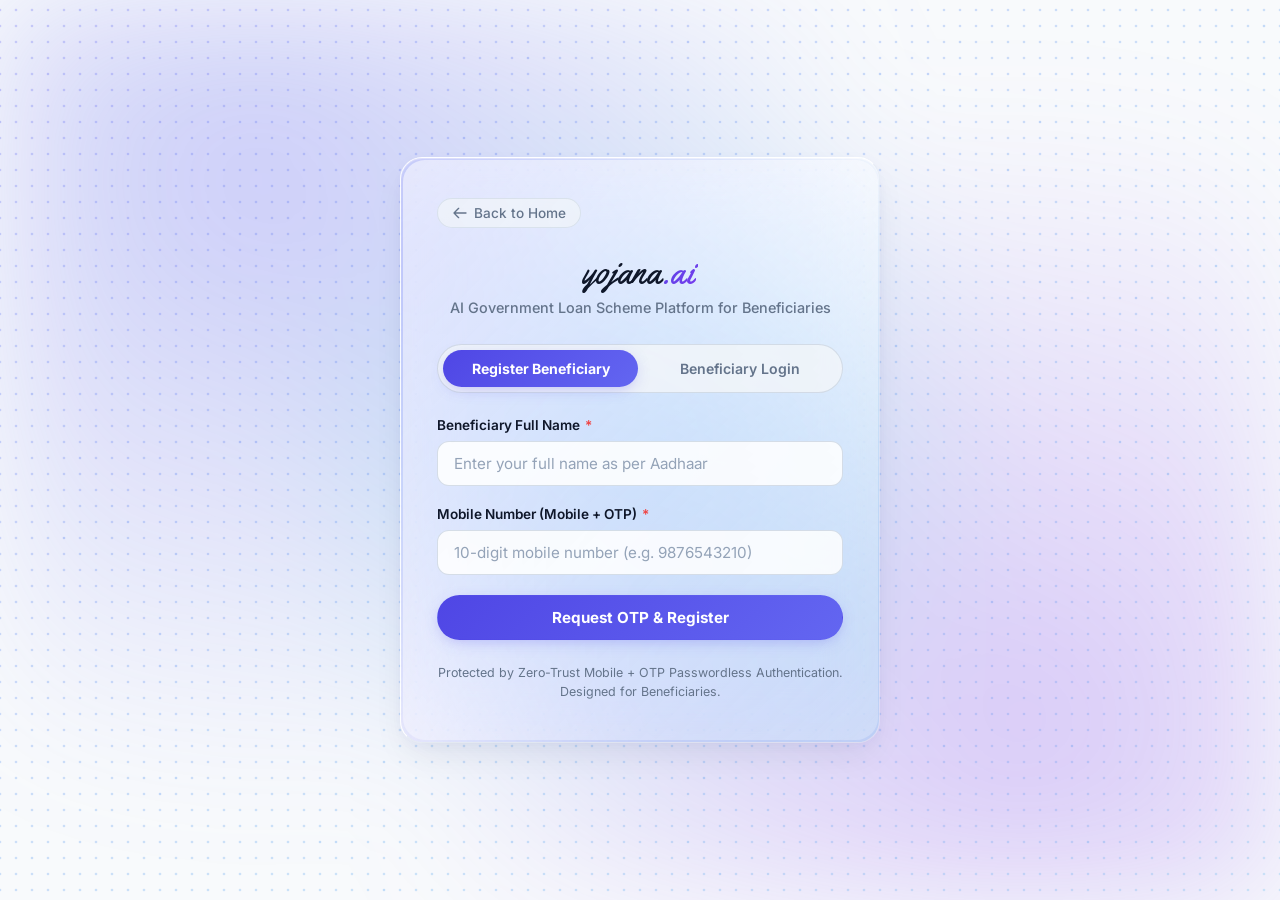
<file: frontend/auth.html>
<!DOCTYPE html>
<html lang="en">
<head>
  <meta charset="UTF-8">
  <meta name="viewport" content="width=device-width, initial-scale=1.0">
  <title>yojana.ai — Beneficiary Login & Registration</title>
  <meta name="description" content="AI-assisted government loan scheme recommendation platform for beneficiaries.">

  <!-- Google Fonts: Inter & Yellowtail -->
  <link rel="preconnect" href="https://fonts.googleapis.com" />
  <link rel="preconnect" href="https://fonts.gstatic.com" crossorigin />
  <link
    href="https://fonts.googleapis.com/css2?family=Inter:wght@400;500;600;700;800&family=Yellowtail&display=swap"
    rel="stylesheet"
  />

  <link rel="stylesheet" href="css/auth.css">
</head>
<body>
  <!-- Interactive Canvas DotField Background -->
  <div id="dot-field"></div>

  <div class="auth-container">
    <div class="auth-box fade-in">

      <!-- Back to Home Link -->
      <div style="margin-bottom: 24px;">
        <a href="index.html" class="back-link">
          <svg width="16" height="16" fill="none" stroke="currentColor" viewBox="0 0 24 24"><path stroke-linecap="round" stroke-linejoin="round" stroke-width="2" d="M10 19l-7-7m0 0l7-7m-7 7h18"></path></svg>
          Back to Home
        </a>
      </div>

      <div class="auth-header">
        <a href="index.html" class="brand">yojana<span>.ai</span></a>
        <p class="auth-subtitle">AI Government Loan Scheme Platform for Beneficiaries</p>
      </div>

      <!-- Auth Mode Switch Tabs -->
      <div class="auth-tabs">
        <button id="tab-register" class="auth-tab-btn active" onclick="switchAuthTab('register')">Register Beneficiary</button>
        <button id="tab-login" class="auth-tab-btn" onclick="switchAuthTab('login')">Beneficiary Login</button>
      </div>

      <div id="auth-error-alert" class="alert alert-danger" style="display: none;"></div>

      <!-- Step 1: Mobile & Name Input -->
      <div id="request-otp-step">
        <div id="group-beneficiary-name" class="form-group">
          <label class="form-label" for="auth-name">Beneficiary Full Name <span class="req">*</span></label>
          <input type="text" id="auth-name" class="form-control" placeholder="Enter your full name as per Aadhaar">
        </div>

        <div class="form-group">
          <label class="form-label" for="auth-mobile">Mobile Number (Mobile + OTP) <span class="req">*</span></label>
          <input type="tel" id="auth-mobile" class="form-control" placeholder="10-digit mobile number (e.g. 9876543210)" maxlength="10">
        </div>

        <button id="auth-submit-btn" class="btn btn-emerald btn-full" onclick="handleRequestOtp()">
          Request OTP & Register
        </button>
      </div>

      <!-- Step 2: OTP Verification -->
      <div id="otp-step-container" style="display: none;">
        <div class="form-group">
          <label class="form-label" for="auth-otp">Enter 6-Digit OTP <span class="req">*</span></label>
          <input type="text" id="auth-otp" class="form-control" placeholder="Enter 6-digit OTP" maxlength="6" style="letter-spacing: 0.3em; font-size: 1.2rem; text-align: center; font-weight: 700;">
        </div>

        <!-- Dev Mode OTP Display Helper -->
        <div id="dev-otp-display" class="dev-otp-box" style="display: none;">
          <span>Dev Mode OTP Code:</span>
          <span id="dev-otp-code" class="dev-otp-code">------</span>
        </div>

        <div id="resend-timer-text" class="otp-countdown"></div>

        <div style="margin-top: 20px; display: flex; flex-direction: column; gap: 10px;">
          <button id="verify-otp-btn" class="btn btn-emerald btn-full" onclick="handleVerifyAndSubmit()">
            Verify OTP & Proceed
          </button>
          <button id="resend-otp-btn" class="btn btn-outline btn-full btn-sm" onclick="handleRequestOtp()">
            Resend OTP
          </button>
        </div>
      </div>

      <div class="auth-footer-note">
        Protected by Zero-Trust Mobile + OTP Passwordless Authentication.<br>
        Designed for Beneficiaries.
      </div>
    </div>
  </div>

  <script src="js/api.js"></script>
  <script src="js/auth.js"></script>
  <script src="js/landing.js" defer></script>
</body>
</html>
</file>
<file: frontend/css/auth.css>
/* ==========================================================================
   Yojana.ai — Auth (Login & Register) Modern Frosted Glass SaaS Theme
   ========================================================================== */
@import url('https://fonts.googleapis.com/css2?family=Inter:wght@400;500;600;700;800&family=Yellowtail&display=swap');

:root {
  --bg-main: #F8FAFC;
  --primary-indigo: #6366F1;
  --primary-indigo-dark: #4F46E5;
  --primary-violet: #7C3AED;
  --text-on-light: #0F172A;
  --text-on-light-body: #334155;
  --text-muted-light: #64748B;
  --radius-card-lg: 22px;
  --radius-pill: 999px;
  --font-logo: 'Yellowtail', cursive;
  --font-sans: 'Inter', -apple-system, BlinkMacSystemFont, sans-serif;
  --ease: cubic-bezier(.22, .61, .36, 1);
}

/* Base Body & Layout */
body {
  font-family: var(--font-sans);
  color: var(--text-on-light-body);
  background: var(--bg-main);
  min-height: 100vh;
  margin: 0;
  overflow-x: hidden;
  -webkit-font-smoothing: antialiased;
}

/* Interactive Canvas DotField Background */
#dot-field {
  position: fixed;
  inset: 0;
  width: 100%;
  height: 100vh;
  z-index: -2;
  pointer-events: none;
  background: var(--bg-main);
}

#dot-field canvas {
  display: block;
  width: 100%;
  height: 100%;
  pointer-events: none;
}

.auth-container {
  min-height: 100vh;
  display: flex;
  align-items: center;
  justify-content: center;
  padding: 32px 20px;
  position: relative;
  z-index: 1;
  box-sizing: border-box;
}

/* Ambient Vivid Light Blooms */
.auth-container::before {
  content: '';
  position: fixed;
  inset: 0;
  z-index: -1;
  pointer-events: none;
  background: 
    radial-gradient(circle at 20% 20%, rgba(99, 102, 241, 0.30) 0%, transparent 50%),
    radial-gradient(circle at 80% 80%, rgba(124, 58, 237, 0.25) 0%, transparent 50%),
    radial-gradient(circle at 50% 50%, rgba(6, 182, 212, 0.20) 0%, transparent 50%);
  filter: blur(60px);
  animation: ambientFloat 18s ease-in-out infinite alternate;
}

@keyframes ambientFloat {
  0% { transform: scale(1) translate(0, 0); }
  50% { transform: scale(1.05) translate(-10px, 15px); }
  100% { transform: scale(0.98) translate(15px, -10px); }
}

/* ============ LANDING PAGE FROSTED GLASS CARD SYSTEM ============ */
.auth-box {
  width: 100%;
  max-width: 480px;
  padding: 40px 36px;
  border-radius: var(--radius-card-lg);
  position: relative;
  overflow: hidden;
  background: rgba(255, 255, 255, 0.25);
  backdrop-filter: blur(28px) saturate(160%);
  -webkit-backdrop-filter: blur(28px) saturate(160%);
  border-top: 1.5px solid rgba(255, 255, 255, 0.95);
  border-left: 1.5px solid rgba(255, 255, 255, 0.85);
  border-bottom: 1px solid rgba(203, 213, 225, 0.35);
  border-right: 1px solid rgba(203, 213, 225, 0.25);
  box-shadow: inset 0 1px 1px rgba(255, 255, 255, 0.8), 0 16px 36px -8px rgba(15, 23, 42, 0.08), 0 4px 16px -2px rgba(99, 102, 241, 0.05);
  z-index: 1;
  transition: transform 0.35s var(--ease), box-shadow 0.35s var(--ease), border-color 0.35s var(--ease);
  box-sizing: border-box;
}

/* Layer 3: Aurora Light */
.auth-box::before {
  content: '';
  position: absolute;
  inset: -30%;
  background: radial-gradient(circle at 20% 30%, rgba(99, 102, 241, 0.22) 0%, transparent 55%),
              radial-gradient(circle at 80% 70%, rgba(6, 182, 212, 0.18) 0%, transparent 55%),
              radial-gradient(circle at 50% 80%, rgba(139, 92, 246, 0.18) 0%, transparent 55%);
  filter: blur(35px);
  z-index: -2;
  pointer-events: none;
  animation: auroraFloat 10s ease-in-out infinite alternate;
}

/* Layer 4: Inner Frosted Panel & Diagonal Glare Layer */
.auth-box::after {
  content: '';
  position: absolute;
  inset: 1.5px;
  background-image: 
    linear-gradient(105deg, transparent 35%, rgba(255, 255, 255, 0.10) 46%, rgba(224, 231, 255, 0.20) 50%, rgba(255, 255, 255, 0.10) 54%, transparent 65%),
    linear-gradient(135deg, rgba(255, 255, 255, 0.55) 0%, rgba(255, 255, 255, 0.25) 100%);
  background-size: 250% 250%, 100% 100%;
  background-position: -200% -200%, 0 0;
  background-repeat: no-repeat, no-repeat;
  border-radius: inherit;
  z-index: -1;
  pointer-events: none;
  transition: background-image 0.35s var(--ease);
}

.auth-box > * {
  position: relative;
  z-index: 2;
}

@keyframes auroraFloat {
  0% { transform: rotate(0deg) scale(1) translate(0, 0); }
  50% { transform: rotate(3deg) scale(1.05) translate(2%, 3%); }
  100% { transform: rotate(-3deg) scale(1.02) translate(-2%, -3%); }
}

@keyframes glareSweep {
  0% { background-position: -200% -200%, 0 0; }
  100% { background-position: 200% 200%, 0 0; }
}

/* Landing Page Card Hover Effect on Auth Box */
.auth-box:hover {
  transform: translateY(-4px) scale(1.01);
  border-top-color: rgba(255, 255, 255, 1);
  border-left-color: rgba(255, 255, 255, 0.95);
  border-bottom-color: rgba(99, 102, 241, 0.4);
  box-shadow: inset 0 1.5px 1.5px rgba(255, 255, 255, 1), 0 24px 50px -12px rgba(15, 23, 42, 0.12), 0 0 25px 0 rgba(99, 102, 241, 0.14);
}

.auth-box:hover::after {
  background-image: 
    linear-gradient(105deg, transparent 35%, rgba(255, 255, 255, 0.10) 46%, rgba(224, 231, 255, 0.20) 50%, rgba(255, 255, 255, 0.10) 54%, transparent 65%),
    linear-gradient(135deg, rgba(255, 255, 255, 0.65) 0%, rgba(255, 255, 255, 0.30) 100%);
  animation: glareSweep 0.65s ease-in-out forwards;
}

/* ============ BRAND LOGO (EXACT LANDING PAGE LOGO) ============ */
.brand {
  font-family: var(--font-logo);
  font-size: 34px;
  font-weight: 400;
  color: #0F172A;
  letter-spacing: 0.01em;
  white-space: nowrap;
  text-decoration: none;
  display: inline-block;
  line-height: 1.2;
  transition: transform 0.25s var(--ease), opacity 0.25s var(--ease);
}

.brand:hover {
  transform: translateY(-1px) scale(1.02);
  opacity: 0.92;
}

.brand span {
  background: linear-gradient(135deg, #4F46E5 0%, #7C3AED 100%);
  -webkit-background-clip: text;
  -webkit-text-fill-color: transparent;
  margin-left: 1px;
  padding-right: 4px;
}

.auth-header {
  text-align: center;
  margin-bottom: 28px;
}

.auth-subtitle {
  color: var(--text-muted-light);
  font-size: 0.9rem;
  margin-top: 6px;
  font-weight: 500;
}

/* Back Link */
.back-link {
  color: var(--text-muted-light);
  text-decoration: none;
  font-size: 0.85rem;
  display: inline-flex;
  align-items: center;
  gap: 6px;
  font-weight: 500;
  padding: 6px 14px;
  border-radius: var(--radius-pill);
  background: rgba(241, 245, 249, 0.7);
  border: 1px solid rgba(203, 213, 225, 0.6);
  transition: all 0.25s var(--ease);
}

.back-link:hover {
  color: var(--primary-indigo-dark);
  background: #FFFFFF;
  border-color: rgba(99, 102, 241, 0.4);
  transform: translateX(-2px);
}

/* ============ AUTH TABS SYSTEM ============ */
.auth-tabs {
  display: flex;
  background: rgba(241, 245, 249, 0.85);
  padding: 5px;
  border-radius: var(--radius-pill);
  margin-bottom: 24px;
  border: 1px solid rgba(203, 213, 225, 0.8);
  gap: 4px;
}

.auth-tab-btn {
  flex: 1;
  padding: 10px 16px;
  font-family: var(--font-sans);
  font-size: 0.88rem;
  font-weight: 600;
  color: var(--text-muted-light);
  background: transparent;
  border: none;
  border-radius: var(--radius-pill);
  cursor: pointer;
  transition: all 0.25s var(--ease);
}

.auth-tab-btn:hover {
  color: var(--text-on-light);
}

.auth-tab-btn.active {
  color: #FFFFFF;
  background: linear-gradient(135deg, #4F46E5 0%, #6366F1 100%);
  font-weight: 700;
  box-shadow: 0 4px 16px -4px rgba(79, 70, 229, 0.35);
}

/* ============ FORM INPUTS & BUTTONS ============ */
.form-group {
  margin-bottom: 20px;
}

.form-label {
  display: block;
  font-size: 0.85rem;
  font-weight: 600;
  color: var(--text-on-light);
  margin-bottom: 8px;
}

.form-label span.req {
  color: #EF4444;
  margin-left: 2px;
}

.form-control {
  width: 100%;
  padding: 12px 16px;
  font-family: var(--font-sans);
  font-size: 0.95rem;
  color: var(--text-on-light);
  background: rgba(255, 255, 255, 0.85);
  border: 1px solid rgba(203, 213, 225, 0.8);
  border-radius: 12px;
  outline: none;
  transition: all 0.25s var(--ease);
  box-sizing: border-box;
}

.form-control:focus {
  border-color: #6366F1;
  background: #FFFFFF;
  box-shadow: 0 0 0 3.5px rgba(99, 102, 241, 0.2);
}

.form-control::placeholder {
  color: #94A3B8;
}

/* Action Buttons */
.btn {
  display: inline-flex;
  align-items: center;
  justify-content: center;
  gap: 8px;
  padding: 12px 24px;
  font-family: var(--font-sans);
  font-size: 0.95rem;
  font-weight: 700;
  border-radius: var(--radius-pill);
  border: 1.5px solid transparent;
  cursor: pointer;
  transition: all 0.25s var(--ease);
  text-decoration: none;
  width: 100%;
  box-sizing: border-box;
}

.btn-emerald, .btn-primary {
  background: linear-gradient(135deg, #4F46E5 0%, #6366F1 100%);
  color: #FFFFFF;
  box-shadow: 0 4px 16px -4px rgba(79, 70, 229, 0.35);
}

.btn-emerald:hover, .btn-primary:hover {
  background: linear-gradient(135deg, #4338CA 0%, #4F46E5 100%);
  box-shadow: 0 8px 24px -4px rgba(79, 70, 229, 0.45), 0 0 0 3px rgba(99, 102, 241, 0.2);
  transform: translateY(-2px);
}

.btn-emerald:active, .btn-primary:active {
  transform: translateY(0);
}

.btn-outline {
  background: rgba(241, 245, 249, 0.8);
  color: var(--text-on-light);
  border-color: rgba(203, 213, 225, 0.8);
  font-size: 0.85rem;
  padding: 10px 20px;
}

.btn-outline:hover {
  background: #FFFFFF;
  border-color: rgba(99, 102, 241, 0.4);
  color: #4F46E5;
  transform: translateY(-1px);
}

.btn:disabled {
  opacity: 0.6;
  cursor: not-allowed;
  transform: none !important;
  box-shadow: none !important;
}

/* Alerts */
.alert {
  padding: 12px 16px;
  border-radius: 12px;
  font-size: 0.88rem;
  margin-bottom: 20px;
  display: flex;
  align-items: center;
  gap: 10px;
  line-height: 1.5;
}

.alert-danger {
  background: rgba(254, 242, 242, 0.9);
  border: 1px solid rgba(239, 68, 68, 0.3);
  color: #991B1B;
}

/* Dev OTP Helper Box */
.dev-otp-box {
  margin-top: 14px;
  padding: 12px 16px;
  background: rgba(236, 253, 245, 0.9);
  border: 1px dashed #10B981;
  border-radius: 12px;
  font-size: 0.85rem;
  color: #065F46;
  display: flex;
  align-items: center;
  justify-content: space-between;
}

.dev-otp-code {
  font-family: monospace;
  font-size: 1.2rem;
  font-weight: 700;
  letter-spacing: 0.2em;
  color: #0F172A;
  background: #FFFFFF;
  padding: 2px 10px;
  border-radius: 6px;
  border: 1px solid #A7F3D0;
}

.otp-countdown {
  font-size: 0.82rem;
  color: var(--text-muted-light);
  margin-top: 8px;
  text-align: right;
}

/* Spinner */
.spinner {
  width: 16px;
  height: 16px;
  border: 2px solid rgba(255, 255, 255, 0.3);
  border-radius: 50%;
  border-top-color: #FFFFFF;
  animation: spin 0.8s linear infinite;
  display: inline-block;
}

@keyframes spin {
  to { transform: rotate(360deg); }
}

/* Utility Animations */
.fade-in {
  animation: fadeIn 0.4s cubic-bezier(0.16, 1, 0.3, 1) forwards;
}

@keyframes fadeIn {
  from { opacity: 0; transform: translateY(12px) scale(0.98); }
  to { opacity: 1; transform: translateY(0) scale(1); }
}

/* Footer note */
.auth-footer-note {
  margin-top: 24px;
  text-align: center;
  font-size: 0.78rem;
  color: var(--text-muted-light);
  line-height: 1.5;
}

/* Mobile Responsiveness */
@media (max-width: 480px) {
  .auth-container {
    padding: 20px 12px;
  }

  .auth-box {
    padding: 28px 20px;
    border-radius: 18px;
  }

  .auth-title {
    font-size: 1.4rem;
  }

  .form-row {
    flex-direction: column;
    gap: 16px;
  }
}
</file>
